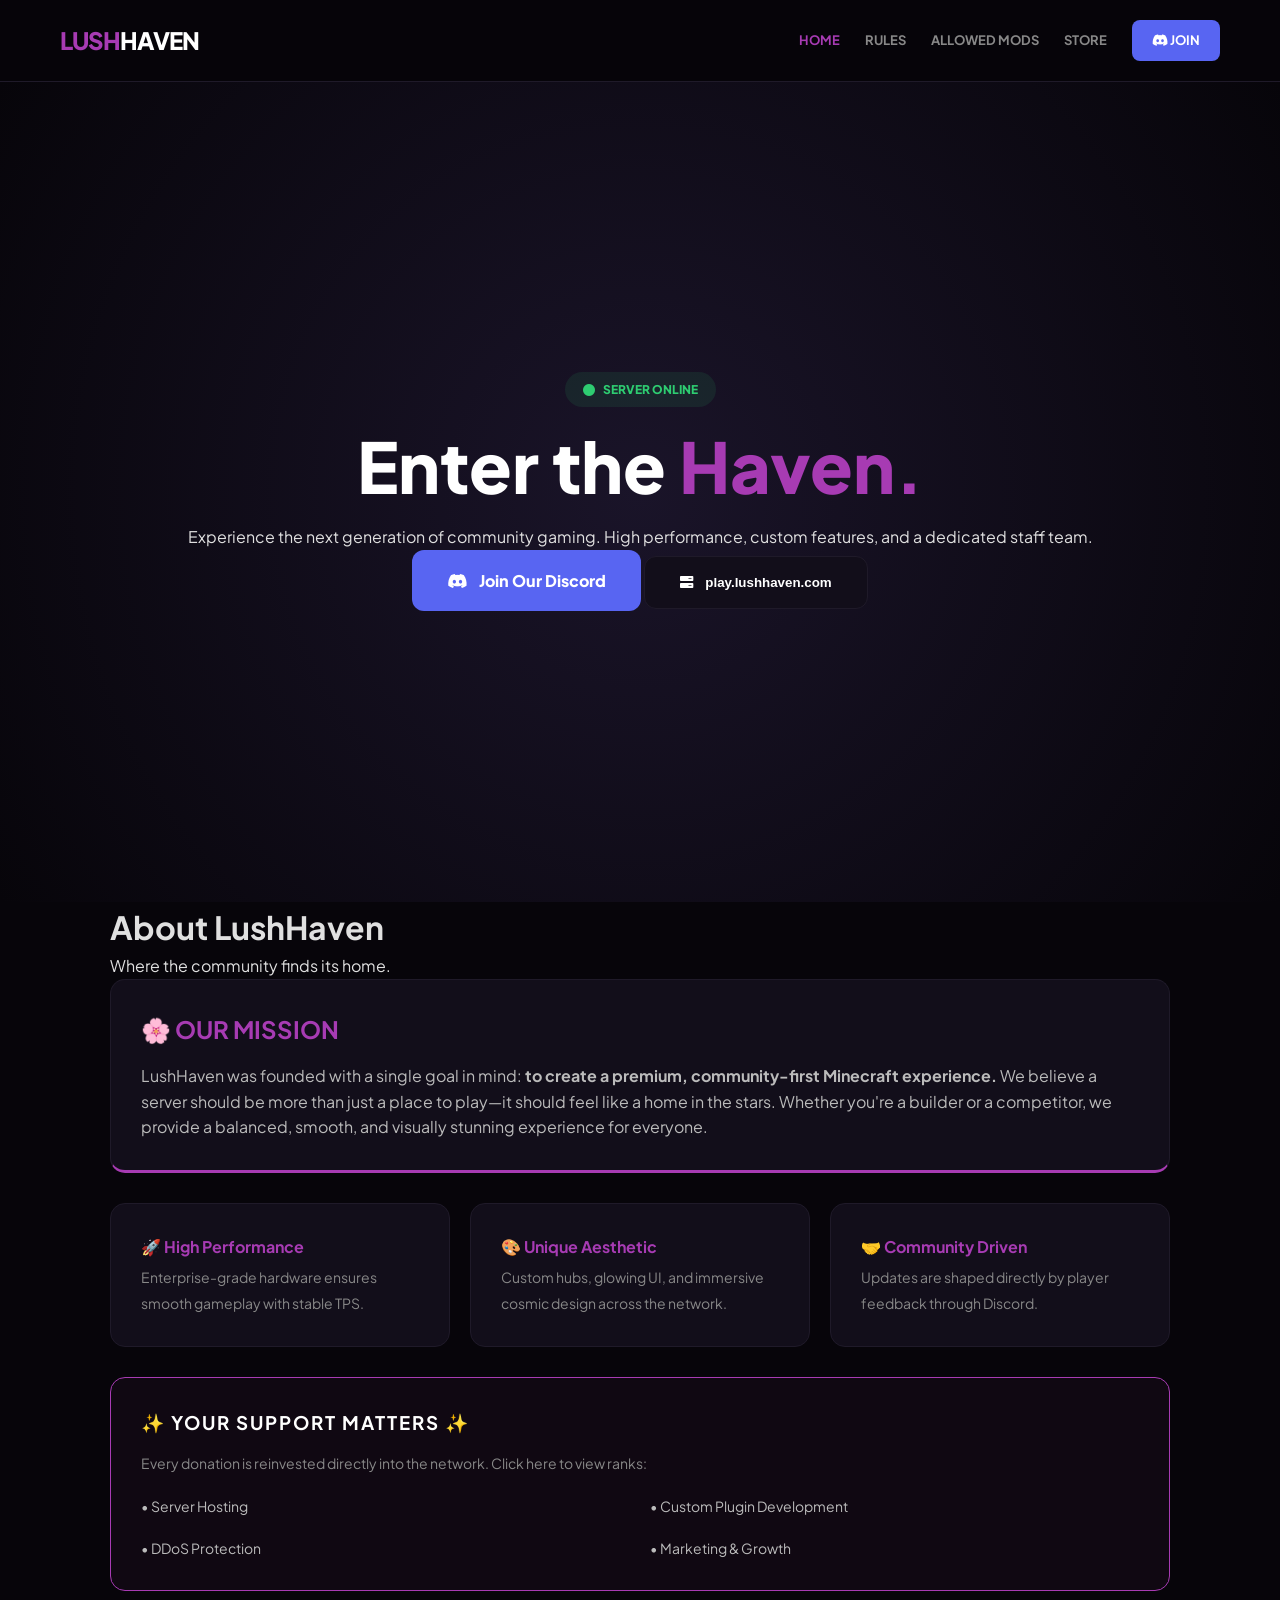
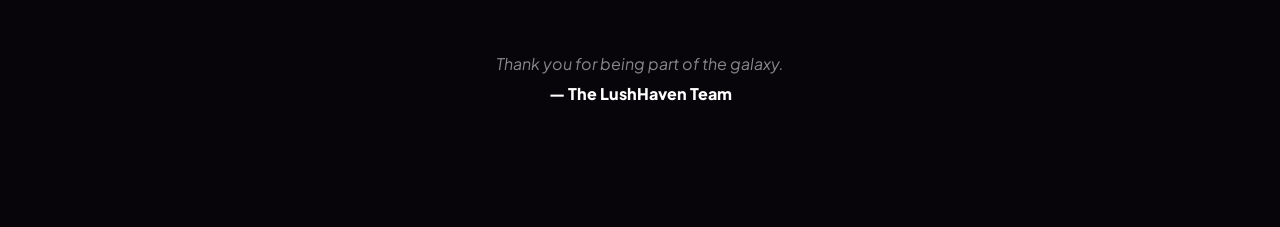
<file: index.html>
<!DOCTYPE html>
<html lang="en">
<head>
    <meta charset="UTF-8">
    <meta name="viewport" content="width=device-width, initial-scale=1.0">
    <title>LushHaven | Home</title>
    <link rel="stylesheet" href="style.css">
    <link rel="stylesheet" href="https://cdnjs.cloudflare.com/ajax/libs/font-awesome/6.0.0/css/all.min.css">
</head>
<body>

<header>
    <div class="nav">
        <div class="logo"><span>LUSH</span>HAVEN</div>
        <div class="links">
            <a href="index.html" class="active">Home</a>
            <a href="rules.html">Rules</a>
            <a href="mods.html">Allowed Mods</a>
            <a href="store.html">Store</a>
            <a href="https://discord.gg/uBe9tJNKxu" class="discord-btn-nav" target="_blank">
                <i class="fab fa-discord"></i> Join
            </a>
        </div>
    </div>
</header>

<section class="hero">
    <div class="hero-content">
        <div class="status-badge"><i class="fas fa-circle"></i> Server Online</div>
        <h1>Enter the <span>Haven.</span></h1>
        <p>Experience the next generation of community gaming. High performance, custom features, and a dedicated staff team.</p>
        
        <div class="hero-btns">
            <a href="https://discord.gg/uBe9tJNKxu" class="discord-btn-hero" target="_blank">
                <i class="fab fa-discord"></i> Join Our Discord
            </a>
            
            <button class="ip-btn" onclick="copyIP()">
                <i class="fas fa-server"></i> <span id="ipText">play.lushhaven.com</span>
            </button>
        </div>
    </div>
</section>

<div class="container" style="padding-top: 0;">
    <div class="rules-header">
        <h1>About <span>LushHaven</span></h1>
        <p>Where the community finds its home.</p>
    </div>

    <div class="rule-node" style="cursor: default; text-align: left; margin-bottom: 30px; border-bottom: 3px solid var(--accent);">
        <h2 style="color: var(--accent); margin-bottom: 15px;">🌸 OUR MISSION</h2>
        <p style="font-weight: 400; color: #bbb;">LushHaven was founded with a single goal in mind: <strong>to create a premium, community-first Minecraft experience.</strong> We believe a server should be more than just a place to play—it should feel like a home in the stars. Whether you're a builder or a competitor, we provide a balanced, smooth, and visually stunning experience for everyone.</p>
    </div>

    <div class="rule-grid">
        <div class="rule-node" style="cursor: default; text-align: left;">
            <strong style="color: var(--accent); display: block; margin-bottom: 5px;">🚀 High Performance</strong>
            <span style="font-size: 14px; color: #888; font-weight: 400;">Enterprise-grade hardware ensures smooth gameplay with stable TPS.</span>
        </div>
        <div class="rule-node" style="cursor: default; text-align: left;">
            <strong style="color: var(--accent); display: block; margin-bottom: 5px;">🎨 Unique Aesthetic</strong>
            <span style="font-size: 14px; color: #888; font-weight: 400;">Custom hubs, glowing UI, and immersive cosmic design across the network.</span>
        </div>
        <div class="rule-node" style="cursor: default; text-align: left;">
            <strong style="color: var(--accent); display: block; margin-bottom: 5px;">🤝 Community Driven</strong>
            <span style="font-size: 14px; color: #888; font-weight: 400;">Updates are shaped directly by player feedback through Discord.</span>
        </div>
    </div>

    <a href="store.html" style="text-decoration: none; display: block;">
        <div class="rule-node" style="margin-top: 30px; cursor: pointer; background: rgba(167, 59, 179, 0.05); border: 1px solid var(--accent); transition: 0.3s;">
            <h3 style="text-transform: uppercase; letter-spacing: 2px; margin-bottom: 15px; color: #fff;">✨ Your Support Matters ✨</h3>
            <p style="font-size: 14px; color: #888; margin-bottom: 20px; font-weight: 400;">Every donation is reinvested directly into the network. Click here to view ranks:</p>
            <div class="rule-grid" style="grid-template-columns: 1fr 1fr; border: none;">
                <div style="font-size: 14px; color: #bbb; text-align: left;">• Server Hosting</div>
                <div style="font-size: 14px; color: #bbb; text-align: left;">• Custom Plugin Development</div>
                <div style="font-size: 14px; color: #bbb; text-align: left;">• DDoS Protection</div>
                <div style="font-size: 14px; color: #bbb; text-align: left;">• Marketing & Growth</div>
            </div>
        </div>
    </a>

    <div style="text-align: center; margin-top: 60px; padding-bottom: 60px;">
        <p style="color: #888; font-style: italic;">Thank you for being part of the galaxy.</p>
        <p style="font-weight: 800; color: #fff; margin-top: 5px;">— The LushHaven Team</p>
    </div>
</div>

<script>
    function copyIP() {
        const ip = "play.lushhaven.com";
        navigator.clipboard.writeText(ip);
        const text = document.getElementById('ipText');
        text.innerText = "IP Copied!";
        setTimeout(() => { text.innerText = ip; }, 2000);
    }
</script>

</body>
</html>
</file>
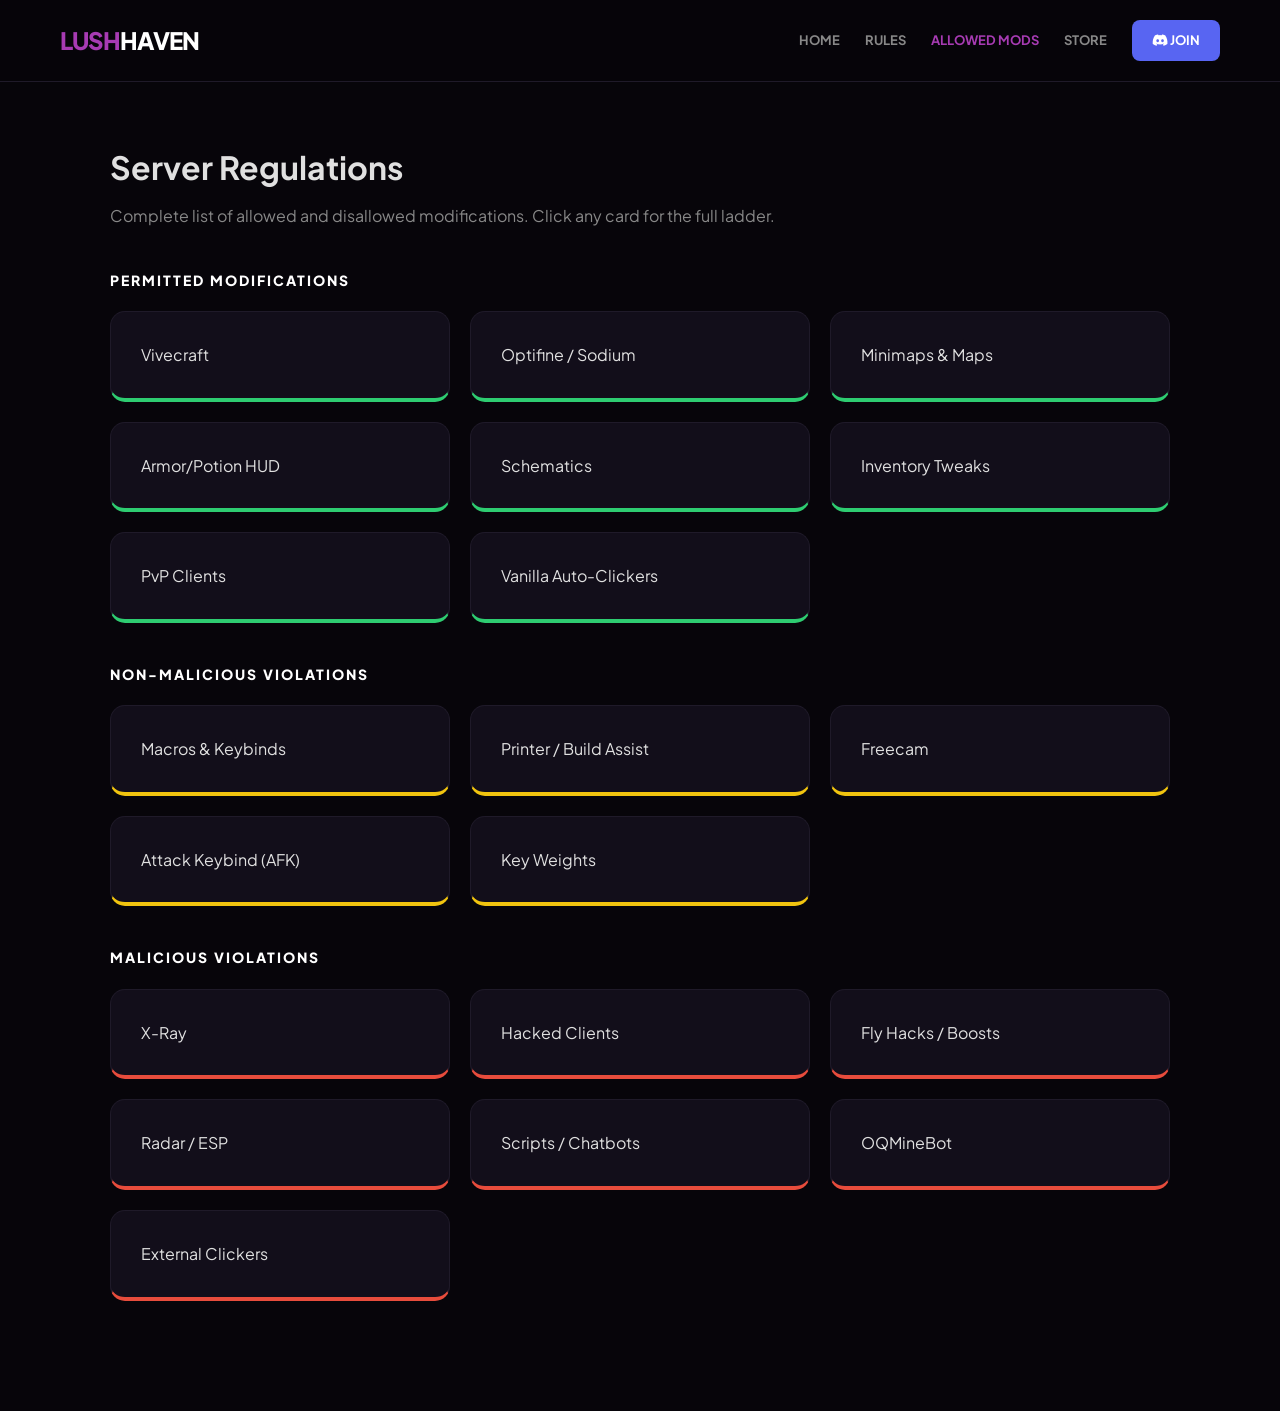
<file: mods.html>
<!DOCTYPE html>
<html lang="en">
<head>
    <meta charset="UTF-8">
    <meta name="viewport" content="width=device-width, initial-scale=1.0">
    <title>LushHaven | Allowed Mods</title>
    <link rel="stylesheet" href="style.css">
    <link rel="stylesheet" href="https://cdnjs.cloudflare.com/ajax/libs/font-awesome/6.0.0/css/all.min.css">
</head>
<body>

<header>
    <div class="nav">
        <div class="logo"><span>LUSH</span>HAVEN</div>
        <div class="links">
            <a href="index.html">Home</a>
            <a href="rules.html">Rules</a>
            <a href="mods.html" class="active">Allowed Mods</a>
            <a href="store.html">Store</a>
            <a href="https://discord.gg/uBe9tJNKxu" class="discord-btn-nav" target="_blank">
                <i class="fab fa-discord"></i> Join
            </a>
        </div>
    </div>
</header>

<div class="container">
    <div class="rules-header">
        <h1>Server <span>Regulations</span></h1>
        <p style="color: #888; margin-top: 10px;">Complete list of allowed and disallowed modifications. Click any card for the full ladder.</p>
    </div>

    <h2 class="tier-title status-green">Permitted Modifications</h2>
    <div class="rule-grid">
        <div class="rule-node status-green-bg" onclick="openPop('Vivecraft', 'Minecraft VR modifications.', 'Permitted')">Vivecraft</div>
        <div class="rule-node status-green-bg" onclick="openPop('Performance', 'Optifine, Sodium, Lithium, and Starlight.', 'Permitted')">Optifine / Sodium</div>
        <div class="rule-node status-green-bg" onclick="openPop('Minimaps', 'Surface terrain only. Players, mobs, caves, entities, and radar must be DISABLED.', 'Permitted')">Minimaps & Maps</div>
        <div class="rule-node status-green-bg" onclick="openPop('HUDs', 'Armor, Potion HUDs, Co-ordinate mods, and Saturation mods.', 'Permitted')">Armor/Potion HUD</div>
        <div class="rule-node status-green-bg" onclick="openPop('Schematics', 'Litematica/Schematica. You must NOT use printer.', 'Permitted')">Schematics</div>
        <div class="rule-node status-green-bg" onclick="openPop('Inventory Tweaks', 'Sorting mods. Auto Potting and Auto Armor is NOT allowed.', 'Permitted')">Inventory Tweaks</div>
        <div class="rule-node status-green-bg" onclick="openPop('PvP Clients', 'Badlion, Lunar, and Cosmic. Must have no advantage.', 'Permitted')">PvP Clients</div>
        <div class="rule-node status-green-bg" onclick="openPop('Vanilla Clickers', 'Includes F3+T and built-in toggles. Disallowed for AFK/PvP.', 'Permitted')">Vanilla Auto-Clickers</div>
    </div>

    <h2 class="tier-title status-yellow">Non-Malicious Violations</h2>
    <div class="rule-grid">
        <div class="rule-node status-yellow-bg" onclick="openPop('Macros/Keybinds', 'Includes hotkeys used for automation.', '1d ➔ 3d ➔ 7d ➔ 14d ➔ Permanent')">Macros & Keybinds</div>
        <div class="rule-node status-yellow-bg" onclick="openPop('Printer', 'Easy Place / Safe Place behavior. Only allowed on Creative.', '1d ➔ 3d ➔ 7d ➔ 14d ➔ Permanent')">Printer / Build Assist</div>
        <div class="rule-node status-yellow-bg" onclick="openPop('Freecam', 'Looking through walls via camera detaching.', '1d ➔ 3d ➔ 7d ➔ 14d ➔ Permanent')">Freecam</div>
        <div class="rule-node status-yellow-bg" onclick="openPop('Attack Keybind', 'Rebinding keys is fine unless used to AFK grind.', '1d ➔ 3d ➔ 7d ➔ 14d ➔ Permanent')">Attack Keybind (AFK)</div>
        <div class="rule-node status-yellow-bg" onclick="openPop('External Weights', 'Using physical weights on keys to AFK grind.', '1d ➔ 3d ➔ 7d ➔ 14d ➔ Permanent')">Key Weights</div>
    </div>

    <h2 class="tier-title status-red">Malicious Violations</h2>
    <div class="rule-grid" style="margin-bottom: 50px;">
        <div class="rule-node status-red-bg" onclick="openPop('X-Ray', 'Texture packs or mods used to see ores/chests.', '7d ➔ 14d ➔ 30d ➔ Permanent')">X-Ray</div>
        <div class="rule-node status-red-bg" onclick="openPop('Hacked Clients', 'KillAura, Speed, Reach, etc.', '7d ➔ 14d ➔ 30d ➔ Permanent')">Hacked Clients</div>
        <div class="rule-node status-red-bg" onclick="openPop('Fly / Boosts', 'Any flight or speed movement hacks.', '7d ➔ 14d ➔ 30d ➔ Permanent')">Fly Hacks / Boosts</div>
        <div class="rule-node status-red-bg" onclick="openPop('Radar / ESP', 'Seeing players or entities through walls.', '7d ➔ 14d ➔ 30d ➔ Permanent')">Radar / ESP</div>
        <div class="rule-node status-red-bg" onclick="openPop('Scripts', 'Includes auto-chatbots, even if used in an AFK client.', '7d ➔ 14d ➔ 30d ➔ Permanent')">Scripts / Chatbots</div>
        <div class="rule-node status-red-bg" onclick="openPop('OQMineBot', 'Mining automation software.', '7d ➔ 14d ➔ 30d ➔ Permanent')">OQMineBot</div>
        <div class="rule-node status-red-bg" onclick="openPop('External Clickers', 'Software outside Minecraft for clicking in PvP/AFK.', '7d ➔ 14d ➔ 30d ➔ Permanent')">External Clickers</div>
    </div>
</div>

<div id="m" class="modal-overlay" onclick="closePop()">
    <div class="modal-content" onclick="event.stopPropagation()">
        <span class="close-modal" onclick="closePop()">&times;</span>
        <div style="padding: 40px;">
            <h2 id="mT" style="color: #fff; font-size: 2rem;"></h2>
            <p id="mD" style="margin: 20px 0; color: #888; font-size: 1.1rem;"></p>
            <div id="mB" class="punishment-banner">
                <span style="display:block; font-size: 10px; letter-spacing: 2px; color: #666; margin-bottom: 5px;">PUNISHMENT LADDER</span>
                <span id="mS" style="font-weight: 800; color: #fff;"></span>
            </div>
            <button class="discord-btn-hero" style="margin-top: 30px;" onclick="closePop()">I Understand</button>
        </div>
    </div>
</div>

<script>
    function openPop(t, d, s) {
        document.getElementById('mT').innerText = t;
        document.getElementById('mD').innerText = d;
        document.getElementById('mS').innerText = s;
        
        const source = event.currentTarget;
        const banner = document.getElementById('mB');
        
        let color = "var(--accent)";
        if(source.classList.contains('status-green-bg')) color = "var(--success)";
        if(source.classList.contains('status-yellow-bg')) color = "var(--warning)";
        if(source.classList.contains('status-red-bg')) color = "var(--danger)";
        
        banner.style.borderLeftColor = color;
        document.getElementById('m').style.display = 'flex';
        document.body.style.overflow = 'hidden';
    }

    function closePop() {
        document.getElementById('m').style.display = 'none';
        document.body.style.overflow = 'auto';
    }

    document.addEventListener('keydown', (e) => {
        if (e.key === 'Escape') closePop();
    });
</script>

</body>
</html>
</file>
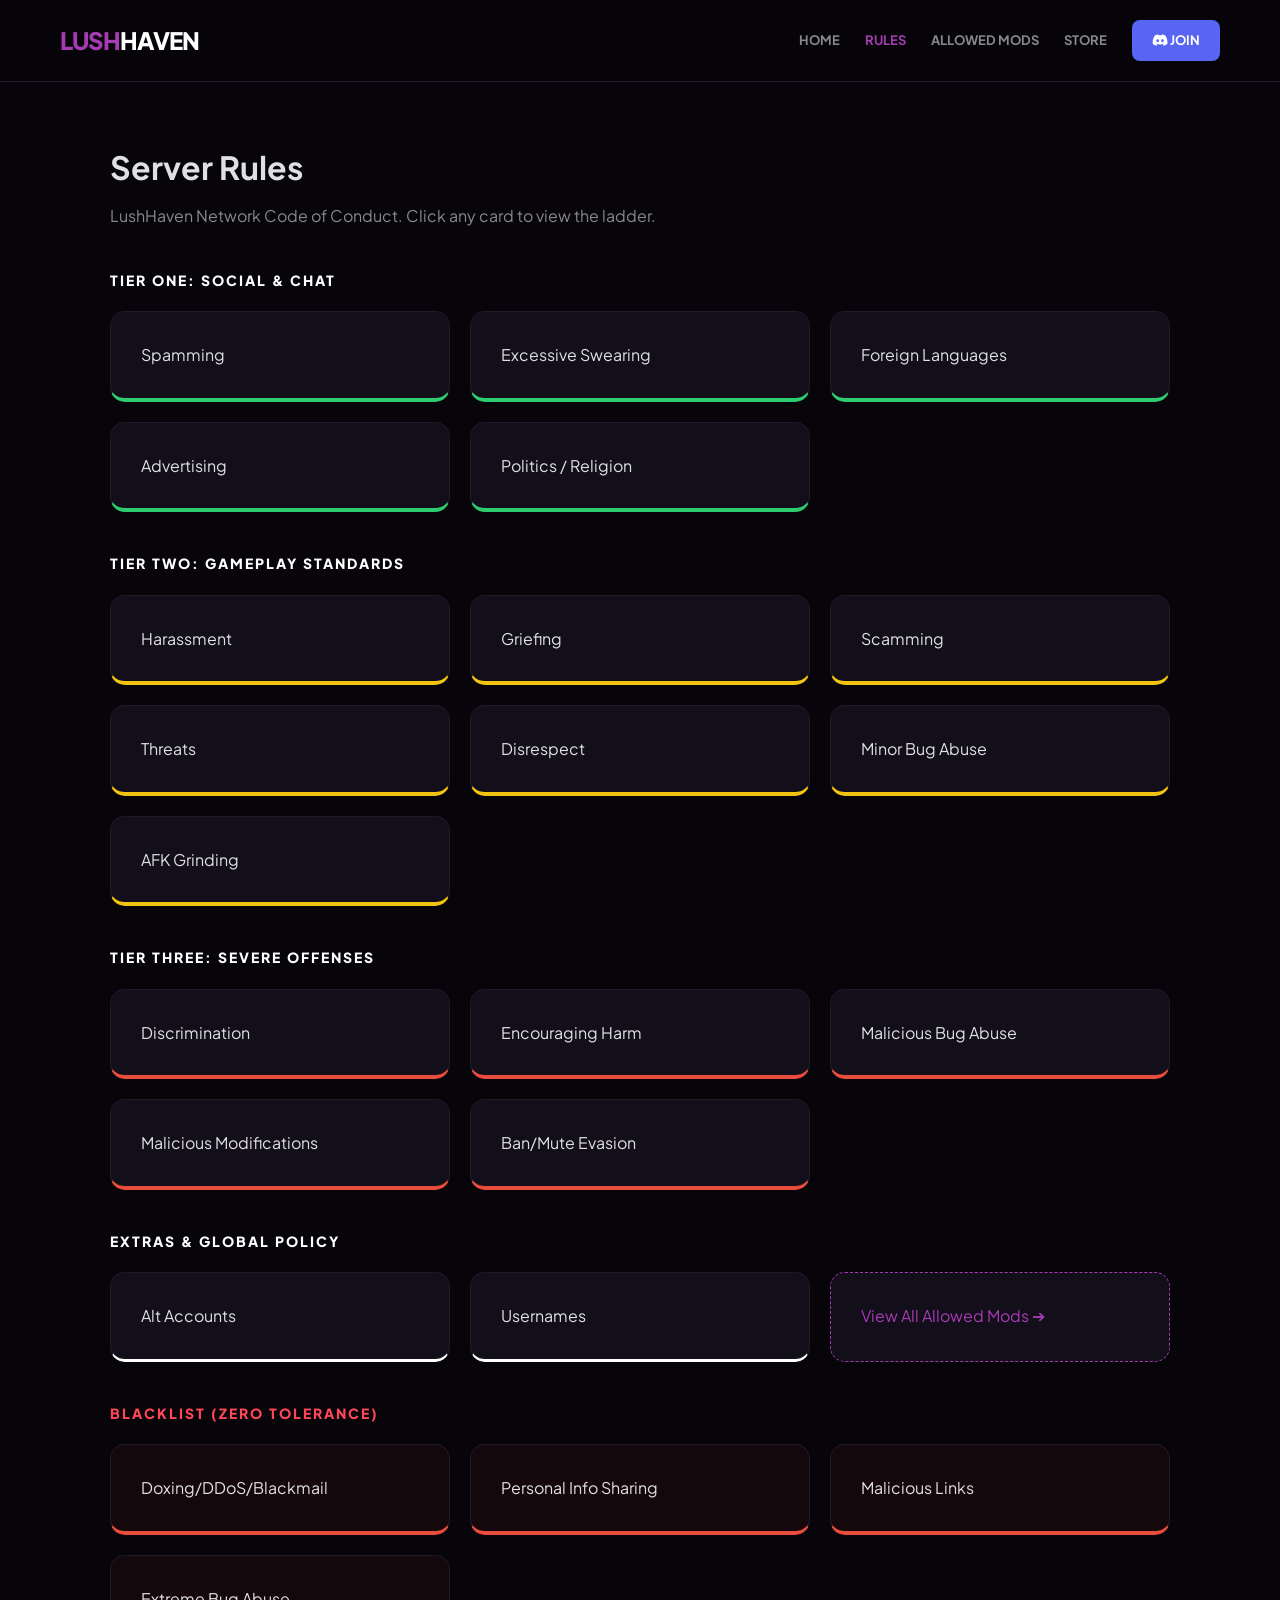
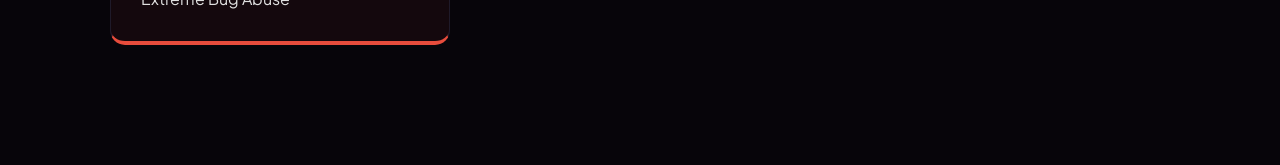
<file: rules.html>
<!DOCTYPE html>
<html lang="en">
<head>
    <meta charset="UTF-8">
    <meta name="viewport" content="width=device-width, initial-scale=1.0">
    <title>LushHaven | Rules</title>
    <link rel="stylesheet" href="style.css">
    <link rel="stylesheet" href="https://cdnjs.cloudflare.com/ajax/libs/font-awesome/6.0.0/css/all.min.css">
</head>
<body>

<header>
    <div class="nav">
        <div class="logo"><span>LUSH</span>HAVEN</div>
        <div class="links">
            <a href="index.html">Home</a>
            <a href="rules.html" class="active">Rules</a>
            <a href="mods.html">Allowed Mods</a>
            <a href="store.html">Store</a>
            <a href="https://discord.gg/uBe9tJNKxu" class="discord-btn-nav" target="_blank">
                <i class="fab fa-discord"></i> Join
            </a>
        </div>
    </div>
</header>

<div class="container">
    <div class="rules-header">
        <h1>Server <span>Rules</span></h1>
        <p style="color: #888; margin-top: 10px;">LushHaven Network Code of Conduct. Click any card to view the ladder.</p>
    </div>

    <h2 class="tier-title status-green">Tier One: Social & Chat</h2>
    <div class="rule-grid">
        <div class="rule-node status-green-bg" onclick="openPop('Spamming', 'Character, command, or chat spam.', 'Warn ➔ 1h Mute ➔ 24h Mute ➔ 24h Ban')">Spamming</div>
        <div class="rule-node status-green-bg" onclick="openPop('Excessive Swearing', 'Vulgarity or bypassing filters.', 'Warn ➔ 6h Mute ➔ 12h Mute ➔ 1d Ban')">Excessive Swearing</div>
        <div class="rule-node status-green-bg" onclick="openPop('Foreign Languages', 'Public chat must be in English.', 'Warn ➔ 12h Mute ➔ 24h Ban')">Foreign Languages</div>
        <div class="rule-node status-green-bg" onclick="openPop('Advertising', 'Promoting other servers or services.', 'Warn ➔ 12h Mute ➔ 24h Mute')">Advertising</div>
        <div class="rule-node status-green-bg" onclick="openPop('Politics & Religion', 'Sensitive discussions that cause drama.', 'Follow Spamming Ladder')">Politics / Religion</div>
    </div>

    <h2 class="tier-title status-yellow">Tier Two: Gameplay Standards</h2>
    <div class="rule-grid">
        <div class="rule-node status-yellow-bg" onclick="openPop('Harassment', 'Targeted negativity or bullying.', 'Warn ➔ 24h Mute ➔ 24d Ban')">Harassment</div>
        <div class="rule-node status-yellow-bg" onclick="openPop('Griefing', 'Destroying builds or stealing items.', '24h Ban ➔ 48h Ban ➔ Perm Ban')">Griefing</div>
        <div class="rule-node status-yellow-bg" onclick="openPop('Scamming', 'Failure to deliver trades or AH fraud.', '12h Ban ➔ 24h Ban ➔ Perm Ban')">Scamming</div>
        <div class="rule-node status-yellow-bg" onclick="openPop('Threats', 'Verbal threats against players.', '12h Mute ➔ 24h Mute ➔ Perm Mute')">Threats</div>
        <div class="rule-node status-yellow-bg" onclick="openPop('Disrespect', 'General toxicity toward players or staff.', '12h Mute ➔ 24h Mute ➔ 24h Ban')">Disrespect</div>
        <div class="rule-node status-yellow-bg" onclick="openPop('Non-Malicious Bug Abuse', 'Exploiting minor glitches.', 'Warn ➔ 12h Ban ➔ 24h Ban ➔ 48h Ban')">Minor Bug Abuse</div>
        <div class="rule-node status-yellow-bg" onclick="openPop('AFK Grinding', 'Using auto-clickers or weights to farm.', '1h Ban ➔ 12h Ban ➔ 24h Ban ➔ 48h Ban')">AFK Grinding</div>
    </div>

    <h2 class="tier-title status-red">Tier Three: Severe Offenses</h2>
    <div class="rule-grid">
        <div class="rule-node status-red-bg" onclick="openPop('Discrimination', 'Hate speech based on identity.', '7d Ban ➔ 14d Ban ➔ 30d Ban')">Discrimination</div>
        <div class="rule-node status-red-bg" onclick="openPop('Self Harm', 'Encouraging self-harm or violence.', '7d Ban ➔ 14d Ban ➔ 30d Ban')">Encouraging Harm</div>
        <div class="rule-node status-red-bg" onclick="openPop('Malicious Exploits', 'Exploiting major game-breaking bugs.', '7d Ban ➔ 14d Ban ➔ 30d Ban')">Malicious Bug Abuse</div>
        <div class="rule-node status-red-bg" onclick="openPop('Malicious Mods', 'Hacked clients, X-ray, or flight.', '7d Ban ➔ 14d Ban ➔ 30d Ban')">Malicious Modifications</div>
        <div class="rule-node status-red-bg" onclick="openPop('Evasion', 'Avoiding active mutes or bans.', 'Perm IP Ban / Perm Mute')">Ban/Mute Evasion</div>
    </div>

    <h2 class="tier-title">Extras & Global Policy</h2>
    <div class="rule-grid">
        <div class="rule-node" style="border-bottom: 3px solid #fff;" onclick="openPop('Alt Limit', 'Limit is 3 per IP. Multi-users must verify.', 'Warn ➔ 30d Ban ➔ Perm Ban')">Alt Accounts</div>
        <div class="rule-node" style="border-bottom: 3px solid #fff;" onclick="openPop('Usernames', 'Inappropriate or offensive names.', 'Ban (Appealable once changed)')">Usernames</div>
        <a href="mods.html" class="rule-node" style="text-decoration: none; color: var(--accent); border: 1px dashed var(--accent);">View All Allowed Mods ➔</a>
    </div>

    <h2 class="tier-title" style="color: #ff4757;">Blacklist (Zero Tolerance)</h2>
    <div class="rule-grid" style="margin-bottom: 60px;">
        <div class="rule-node status-red-bg" style="background: rgba(255, 71, 87, 0.05); cursor: default;">Doxing/DDoS/Blackmail</div>
        <div class="rule-node status-red-bg" style="background: rgba(255, 71, 87, 0.05); cursor: default;">Personal Info Sharing</div>
        <div class="rule-node status-red-bg" style="background: rgba(255, 71, 87, 0.05); cursor: default;">Malicious Links</div>
        <div class="rule-node status-red-bg" style="background: rgba(255, 71, 87, 0.05); cursor: default;">Extreme Bug Abuse</div>
    </div>
</div>

<div id="m" class="modal-overlay" onclick="closePop()">
    <div class="modal-content" onclick="event.stopPropagation()">
        <span class="close-modal" onclick="closePop()">&times;</span>
        <div style="padding: 40px;">
            <h2 id="mT" style="color: #fff; font-size: 2rem;"></h2>
            <p id="mD" style="margin: 20px 0; color: #888; font-size: 1.1rem;"></p>
            <div id="mB" class="punishment-banner">
                <span style="display:block; font-size: 10px; letter-spacing: 2px; color: #666; margin-bottom: 5px;">PUNISHMENT LADDER</span>
                <span id="mS" style="font-weight: 800; color: #fff;"></span>
            </div>
            <button class="discord-btn-hero" style="margin-top: 30px;" onclick="closePop()">I Understand</button>
        </div>
    </div>
</div>

<script>
    function openPop(t, d, s) {
        document.getElementById('mT').innerText = t;
        document.getElementById('mD').innerText = d;
        document.getElementById('mS').innerText = s;
        
        const source = event.currentTarget;
        const banner = document.getElementById('mB');
        
        // Match the border color of the banner to the card clicked
        let color = "var(--accent)";
        if(source.classList.contains('status-green-bg')) color = "var(--success)";
        if(source.classList.contains('status-yellow-bg')) color = "var(--warning)";
        if(source.classList.contains('status-red-bg')) color = "var(--danger)";
        
        banner.style.borderLeftColor = color;
        
        document.getElementById('m').style.display = 'flex';
        document.body.style.overflow = 'hidden';
    }

    function closePop() {
        document.getElementById('m').style.display = 'none';
        document.body.style.overflow = 'auto';
    }

    // Close on Escape key
    document.addEventListener('keydown', (e) => {
        if (e.key === 'Escape') closePop();
    });
</script>

</body>
</html>
</file>
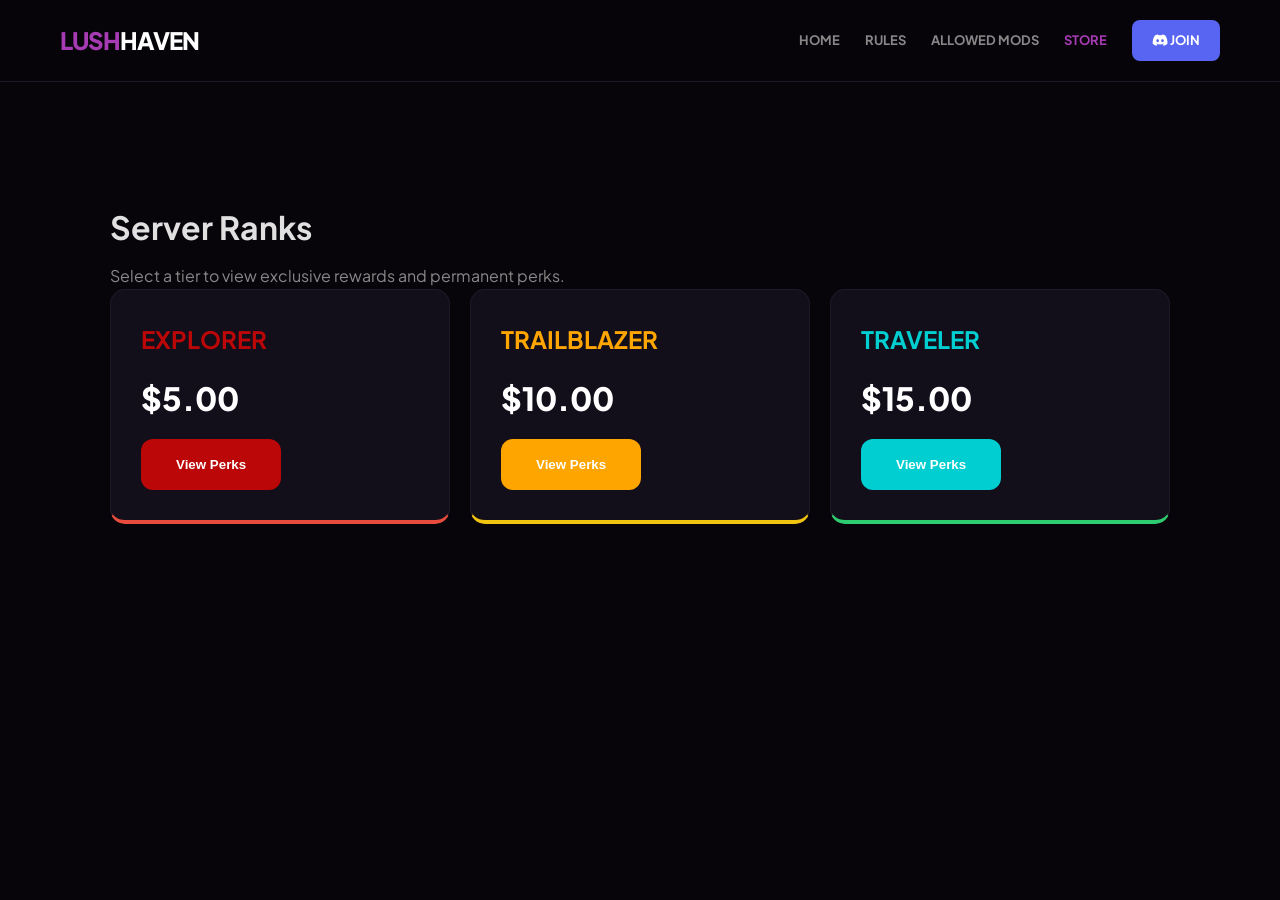
<file: store.html>
<!DOCTYPE html>
<html lang="en">
<head>
    <meta charset="UTF-8">
    <meta name="viewport" content="width=device-width, initial-scale=1.0">
    <title>LushHaven | Store</title>
    <link rel="stylesheet" href="style.css">
    <link rel="stylesheet" href="https://cdnjs.cloudflare.com/ajax/libs/font-awesome/6.0.0/css/all.min.css">
    <style>
        /* Custom styling to ensure the ranks look high-quality without images */
        .rank-icon-list {
            list-style: none;
            padding: 0;
            margin-top: 15px;
            text-align: left;
        }

        .rank-icon-list li {
            display: flex;
            align-items: center;
            margin-bottom: 12px;
            color: #eee;
            font-size: 1rem;
        }

        .mc-icon {
            font-size: 1.5rem;
            margin-right: 15px;
            width: 30px;
            text-align: center;
        }

        /* Removing the black footer box and styling the Buy button */
        .modal-footer {
            padding: 30px;
            text-align: center;
            border-top: 1px solid rgba(255, 255, 255, 0.1);
        }

        .buy-here-btn {
            display: inline-block;
            width: 80%;
            padding: 15px;
            text-decoration: none;
            font-weight: bold;
            font-size: 1.2rem;
            border-radius: 8px;
            color: white;
            transition: transform 0.2s;
        }

        .buy-here-btn:hover {
            transform: scale(1.05);
        }
    </style>
</head>
<body>

<header>
    <div class="nav">
        <div class="logo"><span>LUSH</span>HAVEN</div>
        <div class="links">
            <a href="index.html">Home</a>
            <a href="rules.html">Rules</a>
            <a href="mods.html">Allowed Mods</a>
            <a href="store.html" class="active">Store</a>
            <a href="https://discord.gg/uBe9tJNKxu" class="discord-btn-nav" target="_blank">
                <i class="fab fa-discord"></i> Join
            </a>
        </div>
    </div>
</header>

<div class="container" style="margin-top: 60px;">
    <div class="rules-header">
        <h1>Server <span>Ranks</span></h1>
        <p style="color: #888; margin-top: 10px;">Select a tier to view exclusive rewards and permanent perks.</p>
    </div>

    <div class="rule-grid">
        <div class="rule-node status-red-bg" onclick="openModal('explorerModal')">
            <h2 style="color: #bb0707;">EXPLORER</h2>
            <div class="price">$5.00</div>
            <button class="discord-btn-hero" style="background: #bb0707;">View Perks</button>
        </div>

        <div class="rule-node status-yellow-bg" onclick="openModal('trailblazerModal')">
            <h2 style="color: #FFA500;">TRAILBLAZER</h2>
            <div class="price">$10.00</div>
            <button class="discord-btn-hero" style="background: #FFA500;">View Perks</button>
        </div>

        <div class="rule-node status-green-bg" onclick="openModal('travelerModal')">
            <h2 style="color: #00ced1;">TRAVELER</h2>
            <div class="price">$15.00</div>
            <button class="discord-btn-hero" style="background: #00ced1;">View Perks</button>
        </div>
    </div>
</div>

<div id="modalOverlay" class="modal-overlay" onclick="closeModal()">
    <div class="modal-content" onclick="event.stopPropagation()">
        <span class="close-modal" onclick="closeModal()">&times;</span>
        <div id="modalBody"></div>
        <div class="modal-footer">
             <a id="buyBtn" href="#" class="buy-here-btn">Buy Here</a>
        </div>
    </div>
</div>

<div style="display:none;">
    
    <div id="explorerModal">
        <div class="modal-inner-padding">
            <h1 style="color: #bb0707; text-align: center; font-size: 2.8rem;">EXPLORER</h1>
            <div class="chat-preview" style="border-color: #bb0707; background: rgba(187, 7, 7, 0.1);">
                <span>&nbsp;<span style="color:#55FF55;">[</span><span style="color:#FFFF55;">❀˖&deg;&nbsp;</span><span style="color:#5555FF;">Explorer</span><span style="color:#55FF55;">]</span> Notch &raquo; Gear check!&nbsp;</span>
            </div>
            <div class="perk-split">
                <div class="perk-card">
                    <h3>⚔️ GEAR KIT</h3>
                    <ul class="rank-icon-list">
                        <li><i class="fas fa-shield-halved mc-icon" style="color: #a1a1a1;"></i> Trimmed Iron Armor</li>
                        <li><i class="fas fa-sword mc-icon" style="color: #a1a1a1;"></i> Explorer Blade</li>
                    </ul>
                </div>
                <div class="perk-card">
                    <h3>✨ PERKS</h3>
                    <ul class="rank-icon-list">
                        <li><i class="fas fa-house-user mc-icon" style="color: #bb0707;"></i> 10x Set-Homes</li>
                        <li><i class="fas fa-utensils mc-icon" style="color: #bb0707;"></i> /feed Access</li>
                    </ul>
                </div>
            </div>
        </div>
    </div>

    <div id="trailblazerModal">
        <div class="modal-inner-padding">
            <h1 style="color: #FFA500; text-align: center; font-size: 2.8rem;">TRAILBLAZER</h1>
            <div class="chat-preview" style="border-color: #FFA500; background: rgba(255, 165, 0, 0.1);">
                <span>&nbsp;<span style="color:#FFA500;">[</span><span style="color:#FFFF55;">&deg;❀.ೃ&nbsp;</span><span style="color:#FF4500;">TrailBlazer</span><span style="color:#FFA500;">]</span> Notch &raquo; Flying!&nbsp;</span>
            </div>
            <div class="perk-split">
                <div class="perk-card">
                    <h3>💎 ELITE GEAR</h3>
                    <ul class="rank-icon-list">
                        <li><i class="fas fa-gem mc-icon" style="color: #33ccff;"></i> Trimmed Diamond Set</li>
                        <li><i class="fas fa-bow-arrow mc-icon" style="color: #FFA500;"></i> Horizon Infinity Bow</li>
                    </ul>
                </div>
                <div class="perk-card">
                    <h3>🚀 POWERS</h3>
                    <ul class="rank-icon-list">
                        <li><i class="fas fa-dove mc-icon" style="color: #FFA500;"></i> Permanent /fly</li>
                        <li><i class="fas fa-hammer mc-icon" style="color: #FFA500;"></i> /repair Access</li>
                    </ul>
                </div>
            </div>
        </div>
    </div>

    <div id="travelerModal">
        <div class="modal-inner-padding">
            <h1 style="color: #00ced1; text-align: center; font-size: 2.8rem;">TRAVELER</h1>
            <div class="chat-preview" style="border-color: #00ced1; background: rgba(0, 206, 209, 0.1);">
                <span>&nbsp;<span style="color:#55FFFF;">[</span><span style="color:#ffffff;">・✿&nbsp;</span><span style="color:#FFFF55;">Traveler</span><span style="color:#55FFFF;">]</span> Notch &raquo; God Mode.&nbsp;</span>
            </div>
            <div class="perk-split">
                <div class="perk-card">
                    <h3>🌌 ABYSSAL</h3>
                    <ul class="rank-icon-list">
                        <li><i class="fas fa-vest mc-icon" style="color: #4a4a4a;"></i> Full Netherite Set</li>
                        <li><i class="fas fa-wand-magic-sparkles mc-icon" style="color: #00ced1;"></i> RGB Chat Format</li>
                    </ul>
                </div>
                <div class="perk-card">
                    <h3>👑 ULTIMATE</h3>
                    <ul class="rank-icon-list">
                        <li><i class="fas fa-crown mc-icon" style="color: #00ced1;"></i> /god & /heal</li>
                        <li><i class="fas fa-infinity mc-icon" style="color: #00ced1;"></i> Unlimited Homes</li>
                    </ul>
                </div>
            </div>
        </div>
    </div>
</div>

<script>
    const packageLinks = {
        'explorerModal': 'https://lushhaven.tebex.io/package/7416266',
        'trailblazerModal': 'https://lushhaven.tebex.io/package/7416275',
        'travelerModal': 'https://lushhaven.tebex.io/package/7416277'
    };

    function openModal(rankId) {
        const modalBody = document.getElementById('modalBody');
        const overlay = document.getElementById('modalOverlay');
        const buyBtn = document.getElementById('buyBtn');
        const rankColor = document.getElementById(rankId).querySelector('h1').style.color;

        modalBody.innerHTML = document.getElementById(rankId).innerHTML;
        buyBtn.href = packageLinks[rankId] || '#';
        buyBtn.style.backgroundColor = rankColor; // Matches button to the rank color
        
        overlay.style.display = 'flex';
        document.body.style.overflow = 'hidden';
    }

    function closeModal() {
        document.getElementById('modalOverlay').style.display = 'none';
        document.body.style.overflow = 'auto';
    }

    document.addEventListener('keydown', (e) => {
        if (e.key === 'Escape') closeModal();
    });
</script>

</body>
</html>
</file>
<file: style.css>
/* --- Global Reset --- */
@import url('https://fonts.googleapis.com/css2?family=Plus+Jakarta+Sans:wght@400;600;800&display=swap');

* { 
    margin: 0; 
    padding: 0; 
    box-sizing: border-box; 
}

:root {
    --bg: #07050a;
    --card: #120e1a;
    --accent: #a73bb3;
    --text: #e0e0e0;
    --success: #2ecc71;
    --warning: #f1c40f;
    --danger: #e74c3c;
    --discord-blurple: #5865F2;
    --border: #1f1a29;
}

html, body {
    background-color: var(--bg);
    color: var(--text);
    font-family: 'Plus Jakarta Sans', sans-serif;
    line-height: 1.6;
    overflow-x: hidden;
    min-height: 100vh;
}

/* --- Navigation --- */
header {
    background: rgba(7, 5, 10, 0.95);
    backdrop-filter: blur(15px);
    border-bottom: 1px solid var(--border);
    position: sticky;
    top: 0;
    z-index: 1000;
    width: 100%;
}

.nav { 
    max-width: 1200px; 
    margin: 0 auto; 
    display: flex; 
    justify-content: space-between;
    align-items: center; 
    padding: 20px; 
}

.logo { 
    font-weight: 800; 
    font-size: 24px; 
    color: #ffffff; 
    letter-spacing: -1px;
}

.logo span { color: var(--accent); }

.links { 
    display: flex; 
    align-items: center; 
    gap: 25px; 
}

.links a { 
    color: #888; 
    text-decoration: none; 
    font-weight: 700; 
    font-size: 13px; 
    text-transform: uppercase; 
    transition: 0.3s;
}

.links a.active, .links a:hover { color: var(--accent); }

/* --- Hero Section --- */
.hero {
    min-height: calc(100vh - 80px);
    display: flex;
    align-items: center;
    justify-content: center;
    text-align: center;
    padding: 40px 20px;
    background: radial-gradient(circle at center, #1a1429 0%, #07050a 100%);
}

.hero-content h1 {
    font-size: clamp(40px, 8vw, 70px);
    font-weight: 800;
    margin-bottom: 20px;
    color: #fff;
    line-height: 1.1;
}

.hero-content h1 span { color: var(--accent); }

.status-badge {
    background: rgba(46, 204, 113, 0.1);
    color: var(--success);
    padding: 8px 18px;
    border-radius: 50px;
    font-size: 12px;
    font-weight: 800;
    text-transform: uppercase;
    display: inline-flex;
    align-items: center;
    gap: 8px;
    margin-bottom: 20px;
}

/* --- Buttons --- */
.discord-btn-nav {
    background: var(--discord-blurple) !important;
    color: #fff !important;
    padding: 10px 20px !important;
    border-radius: 8px;
    text-decoration: none;
    font-weight: 700;
}

.discord-btn-hero {
    background: var(--discord-blurple);
    color: #fff;
    text-decoration: none;
    padding: 18px 35px;
    border-radius: 12px;
    font-weight: 800;
    display: inline-flex;
    align-items: center;
    gap: 12px;
    transition: 0.3s;
    border: none;
}

.ip-btn {
    background: var(--card);
    border: 1px solid var(--border);
    color: #fff;
    padding: 18px 35px;
    border-radius: 12px;
    font-weight: 800;
    cursor: pointer;
    display: inline-flex;
    align-items: center;
    gap: 12px;
}

/* --- Containers & Grids --- */
.container { 
    max-width: 1100px; 
    margin: 0 auto; 
    padding: 60px 20px; 
}

.rule-grid { 
    display: grid; 
    grid-template-columns: repeat(auto-fit, minmax(280px, 1fr)); 
    gap: 20px; 
}

.rule-node { 
    background: var(--card); 
    border: 1px solid var(--border); 
    padding: 30px; 
    border-radius: 15px; 
    transition: 0.3s;
    color: var(--text);
}

.rule-node:hover { border-color: var(--accent); transform: translateY(-5px); }

/* --- Modals (Fixed) --- */
.modal, .modal-overlay {
    display: none;
    position: fixed;
    top: 0; left: 0; width: 100%; height: 100%;
    background: rgba(0, 0, 0, 0.9);
    backdrop-filter: blur(10px);
    z-index: 2000;
    justify-content: center;
    align-items: center;
}

.modal-content {
    background: #120e1a;
    padding: 40px;
    border-radius: 20px;
    width: 90%;
    max-width: 600px;
    border: 1px solid #2a2438;
}

/* --- Status Colors --- */
.status-green-bg { border-bottom: 4px solid var(--success) !important; }
.status-yellow-bg { border-bottom: 4px solid var(--warning) !important; }
.status-red-bg { border-bottom: 4px solid var(--danger) !important; }
.tier-title { margin: 40px 0 20px; font-weight: 800; color: #fff; text-transform: uppercase; font-size: 14px; letter-spacing: 2px; }

/* --- Store Specifics --- */
.price { font-size: 32px; font-weight: 800; margin: 15px 0; color: #fff; }
.chat-preview { background: #000; padding: 15px; border-radius: 8px; margin: 20px 0; font-family: monospace; border-left: 4px solid var(--accent); }
.perk-split { display: grid; grid-template-columns: 1fr 1fr; gap: 15px; text-align: left; }
</file>
